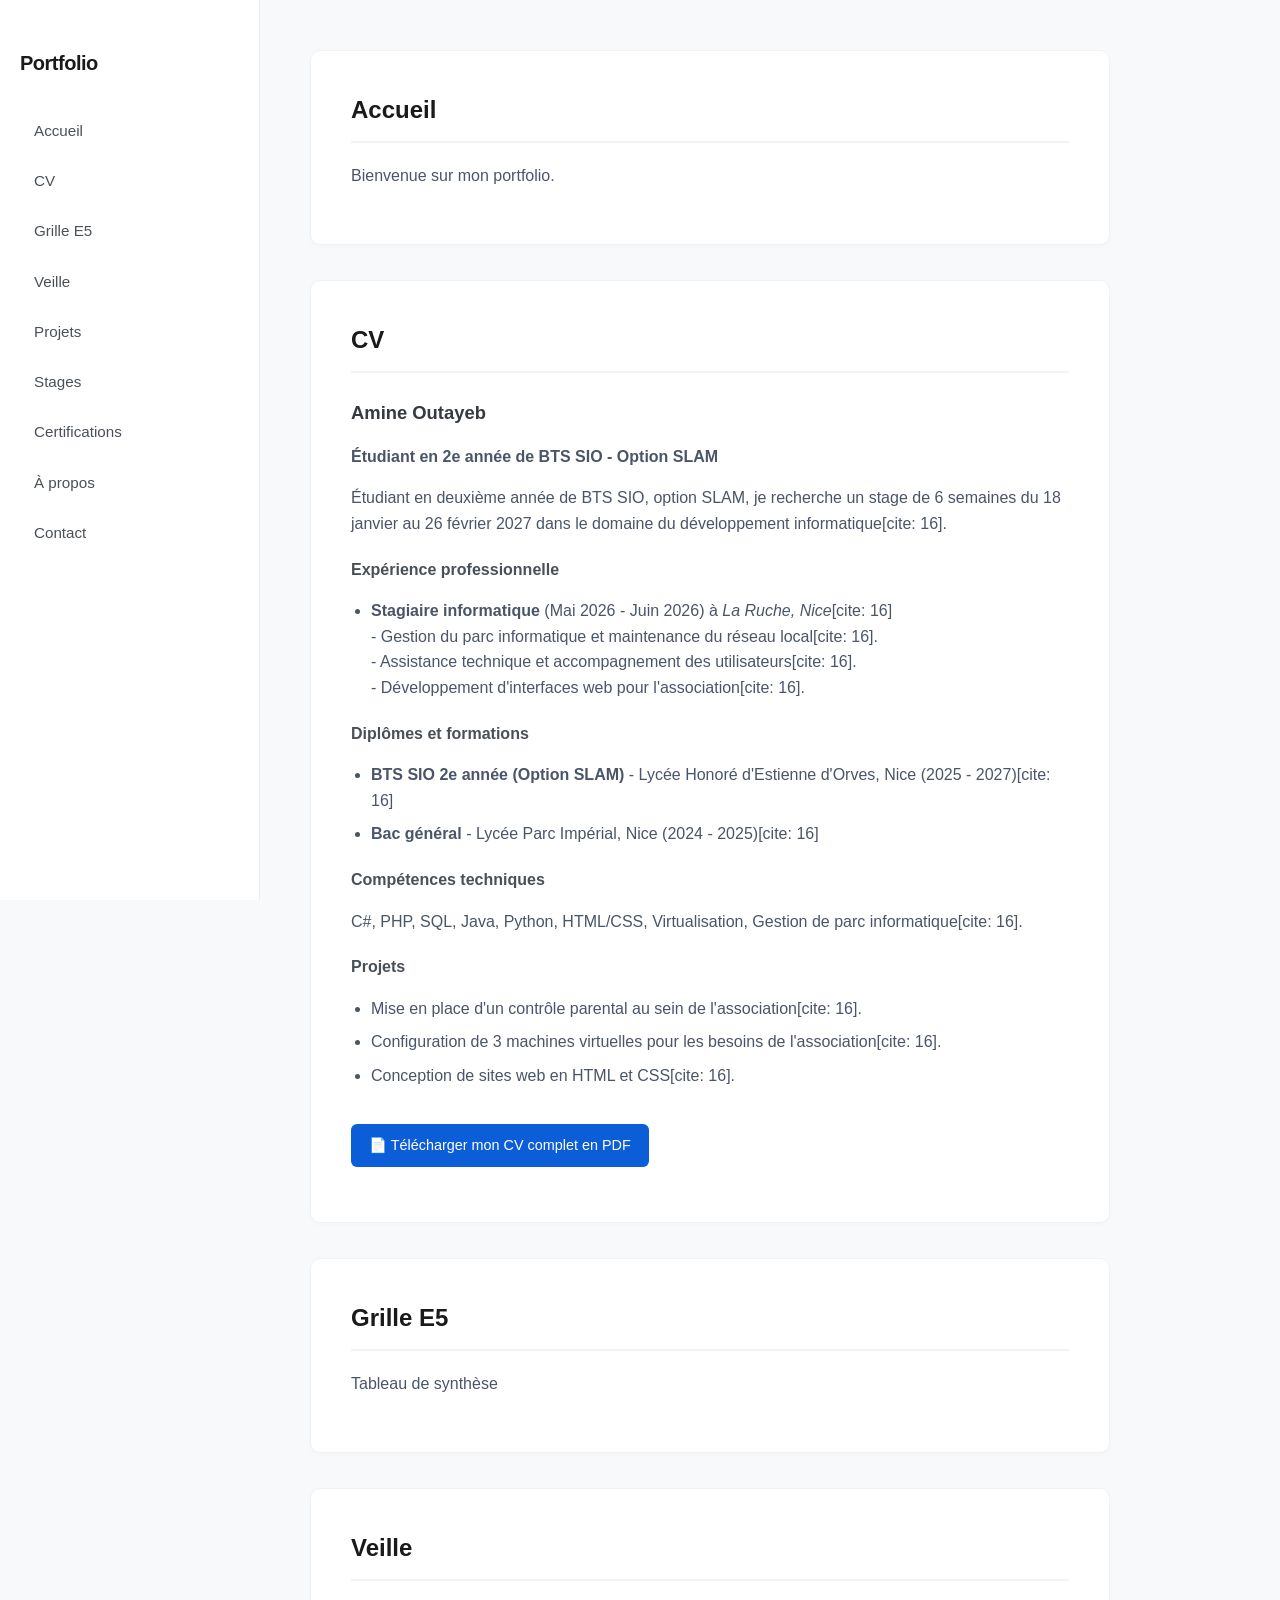
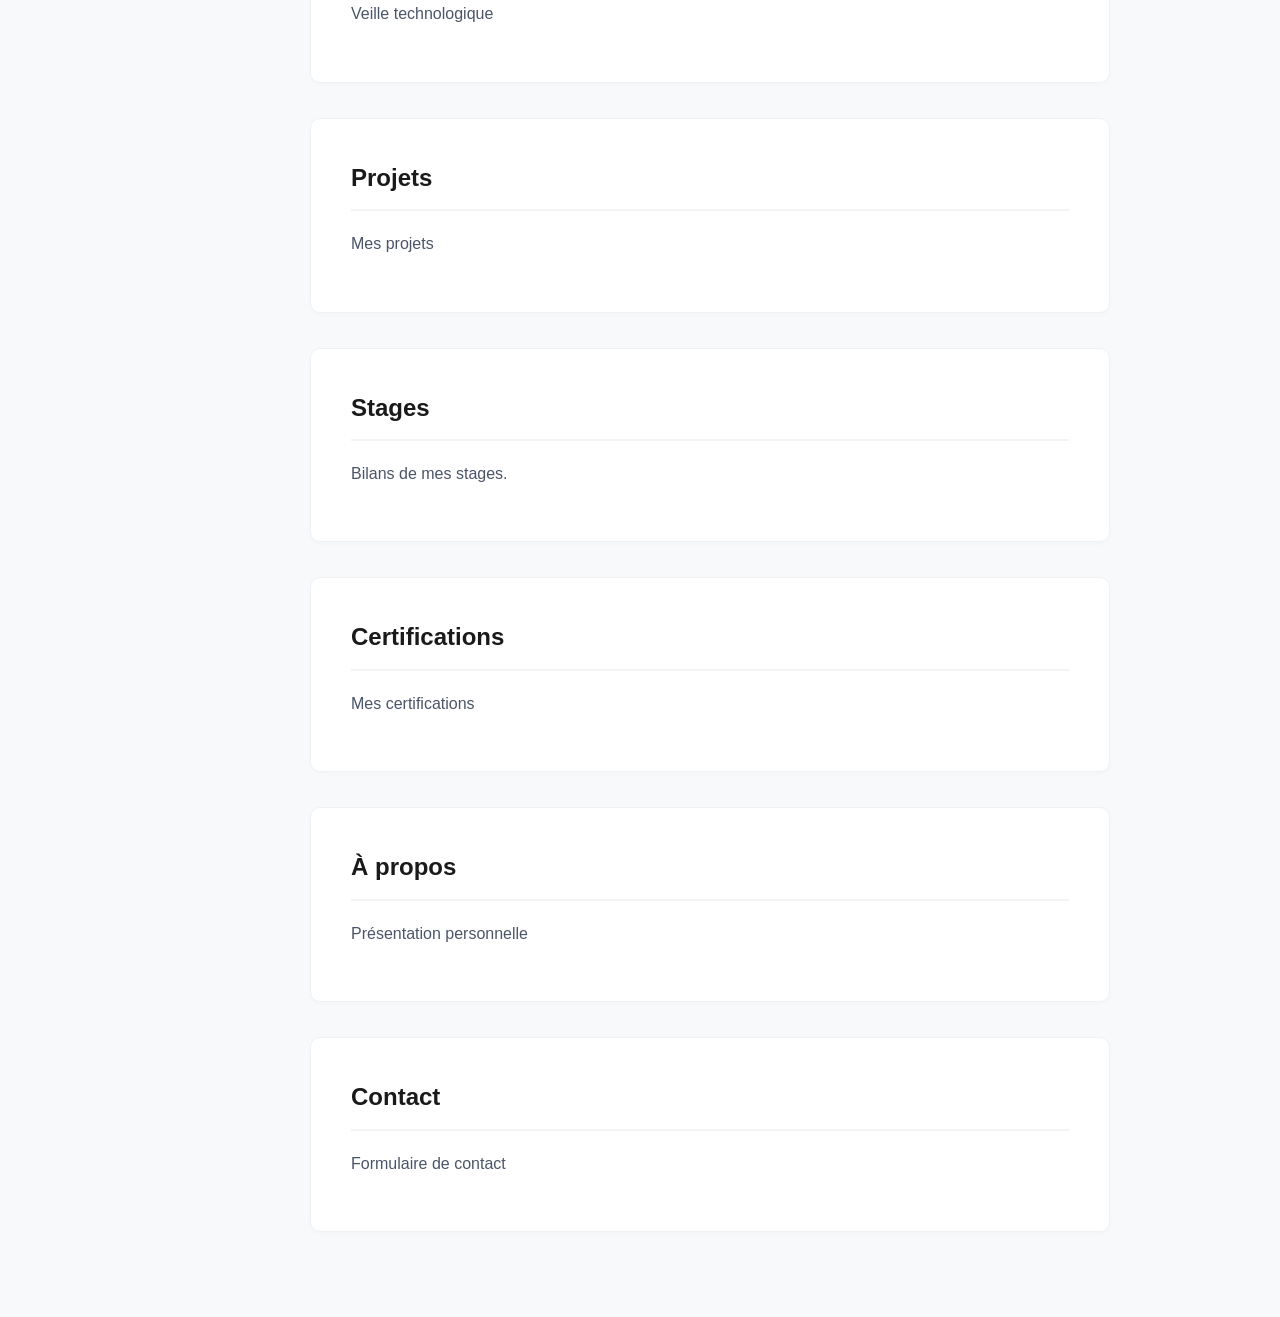
<file: index.html>
<!DOCTYPE html>
<html lang="fr">
<head>
    <meta charset="UTF-8">
    <title>Mon Portfolio - BTS SIO</title>
    <link rel="stylesheet" href="style.css">
</head>
<body>

    <!-- Menu de navigation latéral (à gauche) -->
    <nav class="sidebar">
        <h2>Portfolio</h2>
        <ul>
            <li><a href="#accueil">Accueil</a></li>
            <li><a href="#cv">CV</a></li>
            <li><a href="#grille-e5">Grille E5</a></li>
            <li><a href="#veille">Veille</a></li>
            <li><a href="#projets">Projets</a></li>
            <li><a href="#stages">Stages</a></li>
            <li><a href="#certifications">Certifications</a></li>
            <li><a href="#apropos">À propos</a></li>
            <li><a href="#contact">Contact</a></li>
        </ul>
    </nav>

    <!-- Zone principale à droite -->
    <main class="content">
        <section id="accueil">
            <h1>Accueil</h1>
            <p>Bienvenue sur mon portfolio.</p>
        </section>

        <section id="cv">
            <h2>CV</h2>
            <h3>Amine Outayeb</h3>
            <p><strong>Étudiant en 2e année de BTS SIO - Option SLAM</strong></p>
            <p>Étudiant en deuxième année de BTS SIO, option SLAM, je recherche un stage de 6 semaines du 18 janvier au 26 février 2027 dans le domaine du développement informatique[cite: 16].</p>

            <h4>Expérience professionnelle</h4>
            <ul>
                <li>
                    <strong>Stagiaire informatique</strong> (Mai 2026 - Juin 2026) à <em>La Ruche, Nice</em>[cite: 16]<br>
                    - Gestion du parc informatique et maintenance du réseau local[cite: 16].<br>
                    - Assistance technique et accompagnement des utilisateurs[cite: 16].<br>
                    - Développement d'interfaces web pour l'association[cite: 16].
                </li>
            </ul>

            <h4>Diplômes et formations</h4>
            <ul>
                <li><strong>BTS SIO 2e année (Option SLAM)</strong> - Lycée Honoré d'Estienne d'Orves, Nice (2025 - 2027)[cite: 16]</li>
                <li><strong>Bac général</strong> - Lycée Parc Impérial, Nice (2024 - 2025)[cite: 16]</li>
            </ul>

            <h4>Compétences techniques</h4>
            <p>C#, PHP, SQL, Java, Python, HTML/CSS, Virtualisation, Gestion de parc informatique[cite: 16].</p>

            <h4>Projets</h4>
            <ul>
                <li>Mise en place d'un contrôle parental au sein de l'association[cite: 16].</li>
                <li>Configuration de 3 machines virtuelles pour les besoins de l'association[cite: 16].</li>
                <li>Conception de sites web en HTML et CSS[cite: 16].</li>
            </ul>

            <p><a href="CV_de_Outayeb.pdf" target="_blank">📄 Télécharger mon CV complet en PDF</a></p>
        </section>

        <section id="grille-e5">
            <h2>Grille E5</h2>
            <p>Tableau de synthèse</p>
        </section>

        <section id="veille">
            <h2>Veille</h2>
            <p>Veille technologique</p>
        </section>

        <section id="projets">
            <h2>Projets</h2>
            <p>Mes projets</p>
        </section>

        <section id="stages">
            <h2>Stages</h2>
            <p>Bilans de mes stages.</p>
        </section>

        <section id="certifications">
            <h2>Certifications</h2>
            <p>Mes certifications</p>
        </section>

        <section id="apropos">
            <h2>À propos</h2>
            <p>Présentation personnelle</p>
        </section>

        <section id="contact">
            <h2>Contact</h2>
            <p>Formulaire de contact</p>
        </section>
    </main>

</body>
</html>
</file>
<file: style.css>
/* --- Style global et typographie --- */
body {
    margin: 0;
    font-family: -apple-system, BlinkMacSystemFont, "Segoe UI", Roboto, Helvetica, Arial, sans-serif;
    background-color: #f8f9fa;
    color: #212529;
    display: flex;
    line-height: 1.6;
}

/* --- Menu de navigation latéral (Sidebar) --- */
.sidebar {
    width: 260px;
    height: 100vh;
    background-color: #ffffff;
    border-right: 1px solid #e9ecef;
    position: fixed;
    top: 0;
    left: 0;
    padding: 30px 20px;
    box-sizing: border-box;
    overflow-y: auto;
}

.sidebar h2 {
    font-size: 1.25rem;
    font-weight: 700;
    color: #1a1a1a;
    margin-bottom: 30px;
    letter-spacing: -0.5px;
}

.sidebar ul {
    list-style: none;
    padding: 0;
    margin: 0;
}

.sidebar li {
    margin-bottom: 6px;
}

.sidebar li a {
    display: block;
    padding: 10px 14px;
    color: #495057;
    text-decoration: none;
    font-size: 0.95rem;
    font-weight: 500;
    border-radius: 6px;
    transition: all 0.2s ease;
}

.sidebar li a:hover {
    background-color: #f1f3f5;
    color: #0b5ed7;
}

/* --- Zone de contenu principale --- */
.content {
    margin-left: 260px;
    padding: 50px;
    width: calc(100% - 260px);
    box-sizing: border-box;
    max-width: 900px;
}

/* --- Style des sections --- */
section {
    background: #ffffff;
    padding: 40px;
    margin-bottom: 35px;
    border-radius: 10px;
    border: 1px solid #eef2f5;
    box-shadow: 0 2px 4px rgba(0, 0, 0, 0.02);
}

section h1, section h2 {
    margin-top: 0;
    color: #1a1a1a;
    font-size: 1.5rem;
    font-weight: 700;
    margin-bottom: 20px;
    padding-bottom: 12px;
    border-bottom: 2px solid #f1f3f5;
}

section h3 {
    font-size: 1.15rem;
    color: #343a40;
    margin-top: 25px;
    margin-bottom: 10px;
}

section h4 {
    font-size: 1rem;
    color: #495057;
    margin-top: 20px;
    margin-bottom: 8px;
}

/* --- Listes et paragraphes --- */
p {
    margin-bottom: 15px;
    color: #4a5568;
}

ul {
    padding-left: 20px;
    margin-bottom: 20px;
}

li {
    margin-bottom: 8px;
    color: #4a5568;
}

/* --- Boutons et liens spécifiques (ex: CV) --- */
a[target="_blank"] {
    display: inline-block;
    background-color: #0b5ed7;
    color: #ffffff;
    padding: 10px 18px;
    border-radius: 6px;
    text-decoration: none;
    font-weight: 500;
    font-size: 0.9rem;
    margin-top: 15px;
    transition: background-color 0.2s ease;
}

a[target="_blank"]:hover {
    background-color: #0a58ca;
}
</file>
